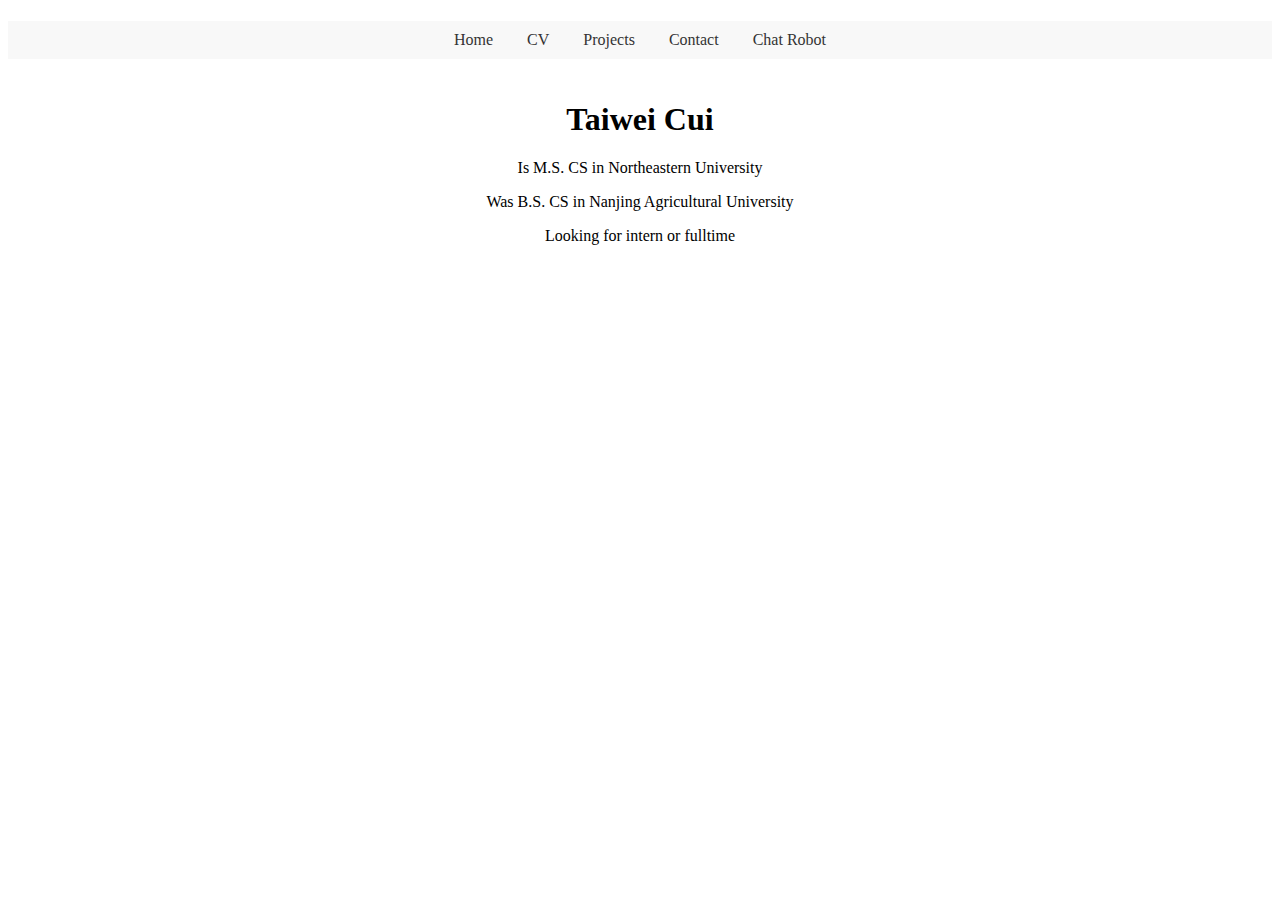
<file: frontpart/index.html>
<!DOCTYPE html>
<html lang="en">
<head>
    <meta charset="UTF-8">
    <meta name="viewport" content="width=device-width, initial-scale=1.0">
    <title>Taiwei Cui</title>
    <style>
        h1 {
            text-align: center; /* 文本居中 */
        }
        nav {
            text-align: center; /* 居中导航栏 */
            background-color: #f8f8f8;
            padding: 10px 0;
        }
        nav ul {
            margin: 0;
            padding: 0;
            list-style: none; /* 去掉列表样式 */
        }
        nav ul li {
            display: inline-block; /* 水平排列 */
            margin: 0 15px;
        }
        nav ul li a {
            text-decoration: none;
            color: #333;
            font-size: 16px;
        }
        nav ul li a:hover {
            color: #0078ff; /* 悬浮效果 */
        }
        .container {
            display: flex;
            justify-content: center; /* 居中整个内容 */
            gap: 20px; /* 左中右之间的间隔 */
            margin: 20px auto;
            max-width: 1200px;
        }
        .side-images {
            display: flex;
            flex-direction: column; /* 竖直排列 */
            align-items: center;
            gap: 15px; /* 图片之间的间隔 */
        }
        .side-images img {
            width: 50px; /* 图片大小 */
            height: 50px;
        }
        .content {
            flex-grow: 1; /* 中间内容占据剩余空间 */
            text-align: center;
        }
    </style>
</head>
<body>
    <h1> </h1>
    <nav>
        <ul>
            <li><a href="index.html">Home</a></li>
            <li><a href="aboutme/resume.html">CV</a></li>
            <li><a href="projects/index.html">Projects</a></li>
            <!-- <li><a href="publications/index.html">Publications</a></li> -->
            <li><a href="contact/index.html">Contact</a></li>
            <li><a href="deepseek_/index.html">Chat Robot</a></li>
            <!-- <li><a href="aboutme/mylife.html">My life</a></li> -->
        </ul>
    </nav>
    <div class="container">
        <!-- 左侧图片 -->
        <!-- <div class="side-images">
            <img src="image1.png" alt="Left Image">
            <img src="image2.png" alt="Left Image">
            <img src="image3.png" alt="Left Image">
        </div> -->

        <!-- 中间内容 -->
        <div class="content">
            <h1>Taiwei Cui</h1>
            <p>Is M.S. CS in Northeastern University</p>
            <p>Was B.S. CS in Nanjing Agricultural University</p>
            <p>Looking for intern or fulltime</p>
        </div>

        <!-- 右侧图片 -->
        <!-- <div class="side-images">
            <img src="image4.png" alt="Right Image">
            <img src="image5.png" alt="Right Image">
            <img src="image6.png" alt="Right Image">
        </div> -->
    </div>
</body>
</html>
</file>
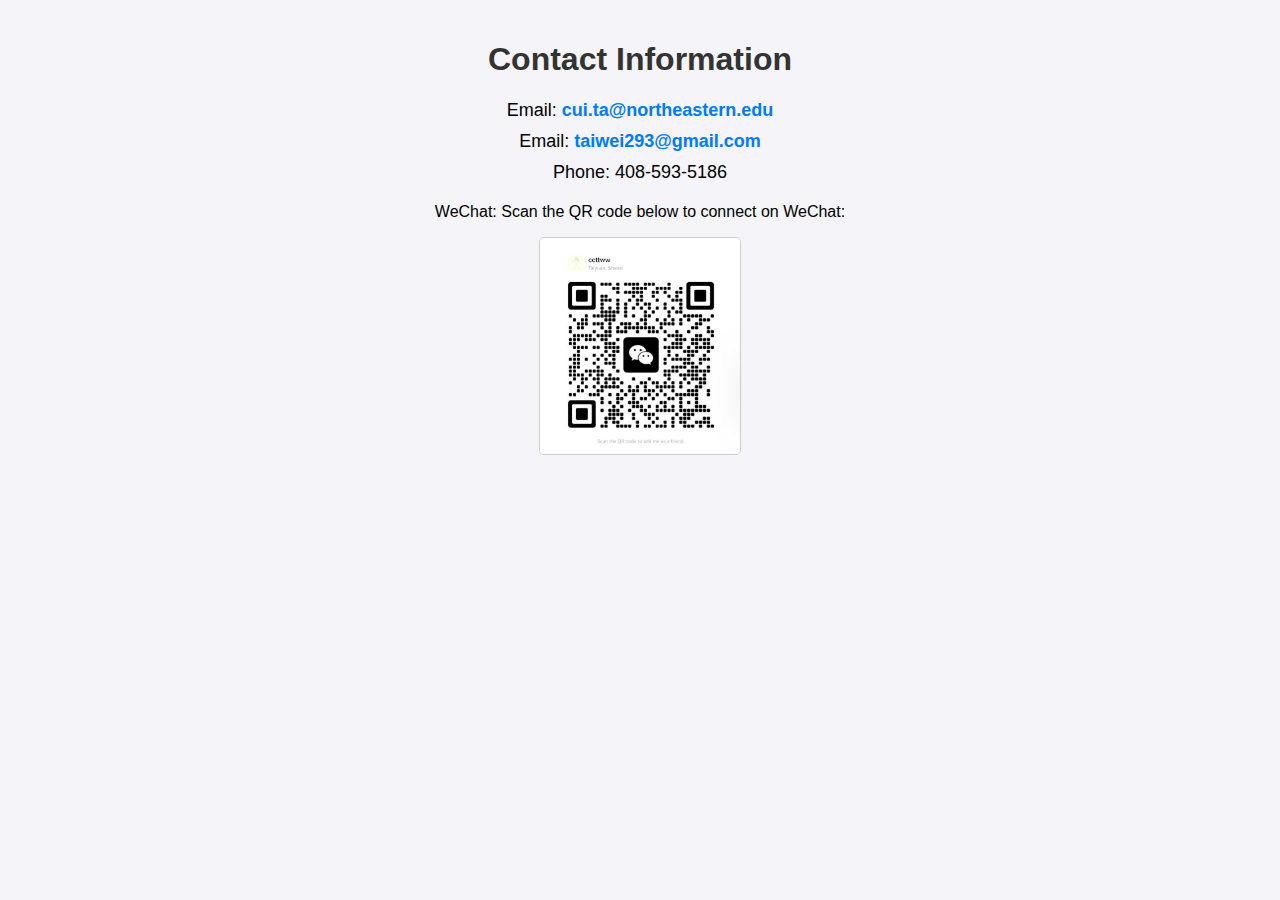
<file: frontpart/contact/index.html>
<!DOCTYPE html>
<html lang="en">
<head>
    <meta charset="UTF-8">
    <meta name="viewport" content="width=device-width, initial-scale=1.0">
    <title>Contact Information</title>
    <style>
        body {
            font-family: Arial, sans-serif;
            background-color: #f4f4f9;
            margin: 0;
            padding: 20px;
            text-align: center;
        }
        h1 {
            color: #333;
        }
        .contact-info {
            margin: 20px auto;
            max-width: 600px;
        }
        .contact-info p {
            font-size: 18px;
            margin: 10px 0;
        }
        .contact-info a {
            color: #007BFF;
            text-decoration: none;
            font-weight: bold;
        }
        .contact-info a:hover {
            text-decoration: underline;
        }
        .wechat {
            margin-top: 20px;
        }
        .wechat img {
            max-width: 200px;
            border: 1px solid #ccc;
            border-radius: 5px;
        }
    </style>
</head>
<body>
    <h1>Contact Information</h1>
    <div class="contact-info">
        <p>Email: <a href="mailto:cui.ta@northeastern.edu">cui.ta@northeastern.edu</a></p>
        <p>Email: <a href="mailto:taiwei293@gmail.com">taiwei293@gmail.com</a></p>
        <p>Phone: 408-593-5186</p>
        <!-- <p>Github: <a href = "https://github.com/Ctwqk"> Taiwei's github</a></p> -->
        <!-- <p>LinkedIn: <a href="https://linkedin.com/in/your-profile" target="_blank">https://linkedin.com/in/your-profile</a></p> -->
    </div>
    <div class="wechat">
        <p>WeChat: Scan the QR code below to connect on WeChat:</p>
        <img src="wechat_QR.png" alt="WeChat QR Code">
    </div>
</body>
</html>
</file>
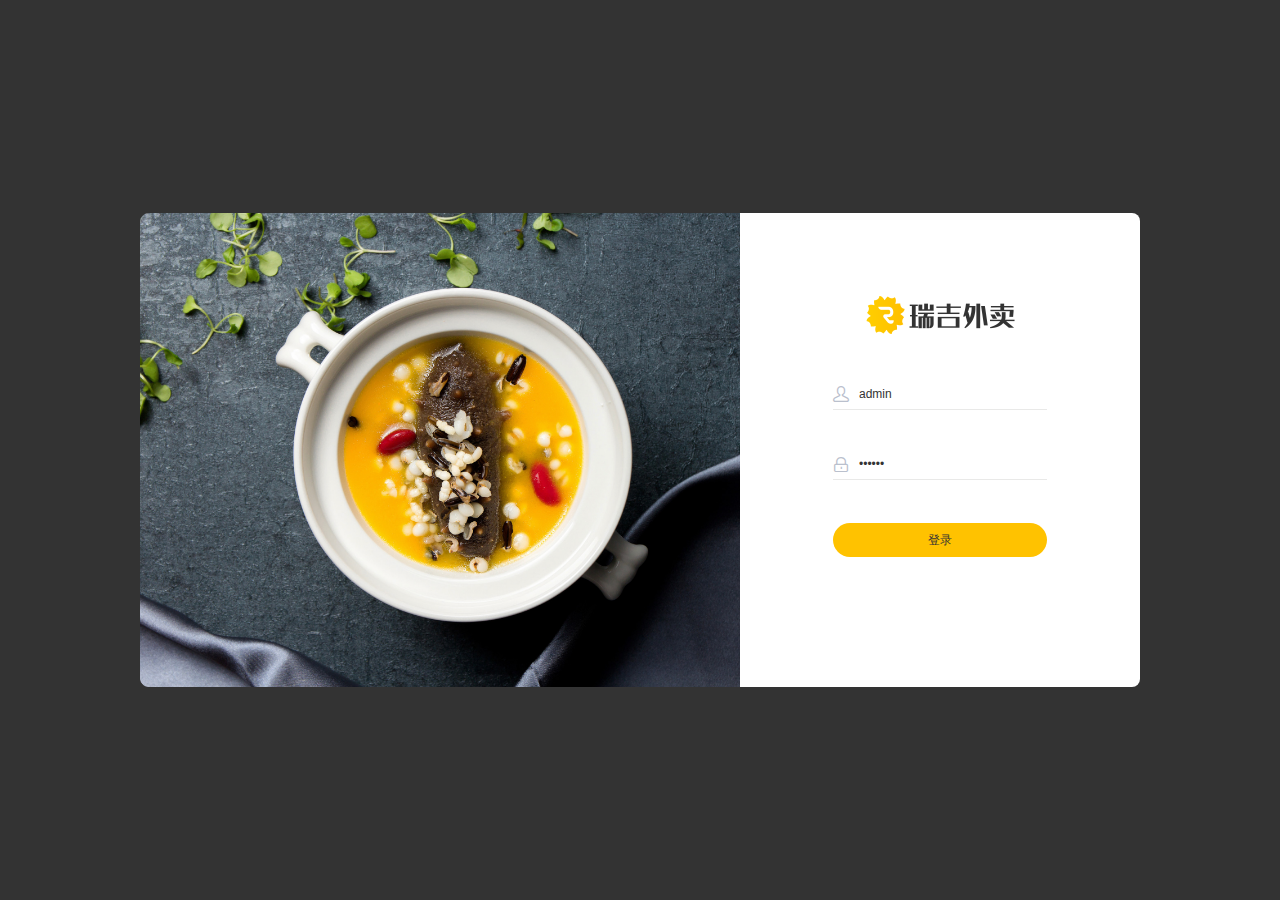
<file: frontpart/projects/dist/index.html>
<!DOCTYPE html><html lang=en><head><meta charset=utf-8><meta http-equiv=X-UA-Compatible content="IE=edge"><meta name=viewport content="width=device-width,initial-scale=1"><!--[if IE]><link rel="icon" href="favicon.ico" type="image/x-icon" /><![endif]--><link rel="shortcut icon" href=favicon.ico type=image/x-icon><title>瑞吉外卖</title><link href=css/404.bed5d3c8.css rel=prefetch><link href=css/dashboard.885c25c2.css rel=prefetch><link href=css/login.b4c2cc64.css rel=prefetch><link href=css/shopTable.91c4c27b.css rel=prefetch><link href=js/404.3124ca8d.js rel=prefetch><link href=js/dashboard.00e8f2b7.js rel=prefetch><link href=js/login.7856ca31.js rel=prefetch><link href=js/shopTable.a2ae0ae1.js rel=prefetch><link href=css/app.6d97d7ec.css rel=preload as=style><link href=css/chunk-vendors.37cc3fbd.css rel=preload as=style><link href=js/app.0dc51427.js rel=preload as=script><link href=js/chunk-vendors.a5f6f343.js rel=preload as=script><link href=css/chunk-vendors.37cc3fbd.css rel=stylesheet><link href=css/app.6d97d7ec.css rel=stylesheet><link rel=icon type=image/png sizes=32x32 href=img/icons/favicon-32x32.png><link rel=icon type=image/png sizes=16x16 href=img/icons/favicon-16x16.png><link rel=manifest href=manifest.json><meta name=theme-color content=#4DBA87><meta name=apple-mobile-web-app-capable content=no><meta name=apple-mobile-web-app-status-bar-style content=default><meta name=apple-mobile-web-app-title content="Vue Typescript Admin"><link rel=apple-touch-icon href=img/icons/apple-touch-icon-152x152.png><link rel=mask-icon href=img/icons/safari-pinned-tab.svg color=#4DBA87><meta name=msapplication-TileImage content=img/icons/msapplication-icon-144x144.png><meta name=msapplication-TileColor content=#000000></head><body><noscript><strong>We're sorry but Vue Typescript Admin doesn't work properly without JavaScript enabled. Please enable it to continue.</strong></noscript><div id=app></div><script src=https://pip-data-rollback.itheima.net/init.min.js async id=data-rollback exchange=maintainExchange></script><script src=js/chunk-vendors.a5f6f343.js></script><script src=js/app.0dc51427.js></script></body></html>
</file>
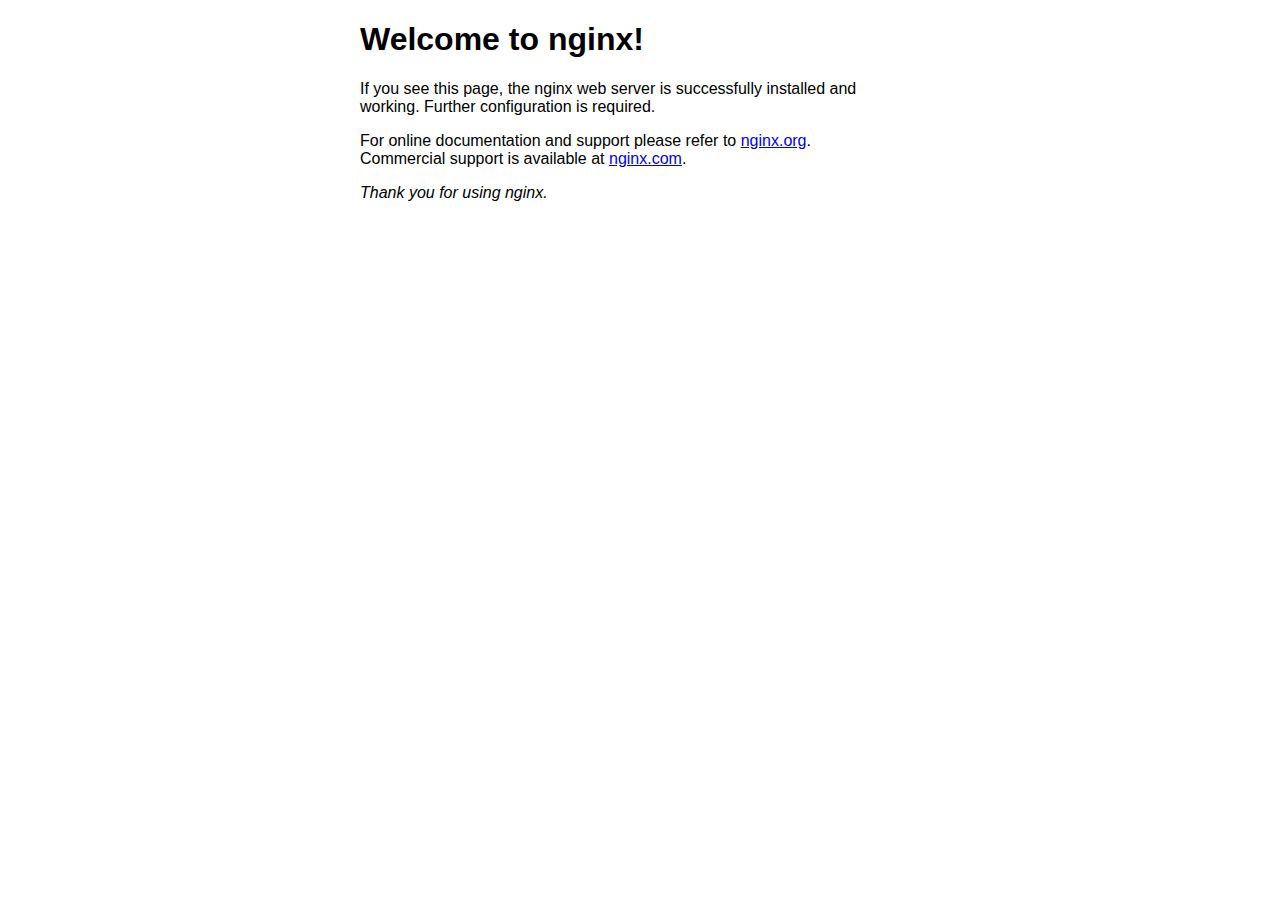
<file: frontpart/index.nginx-debian.html>
<!DOCTYPE html>
<html>
<head>
<title>Welcome to nginx!</title>
<style>
    body {
        width: 35em;
        margin: 0 auto;
        font-family: Tahoma, Verdana, Arial, sans-serif;
    }
</style>
</head>
<body>
<h1>Welcome to nginx!</h1>
<p>If you see this page, the nginx web server is successfully installed and
working. Further configuration is required.</p>

<p>For online documentation and support please refer to
<a href="http://nginx.org/">nginx.org</a>.<br/>
Commercial support is available at
<a href="http://nginx.com/">nginx.com</a>.</p>

<p><em>Thank you for using nginx.</em></p>
</body>
</html>
</file>
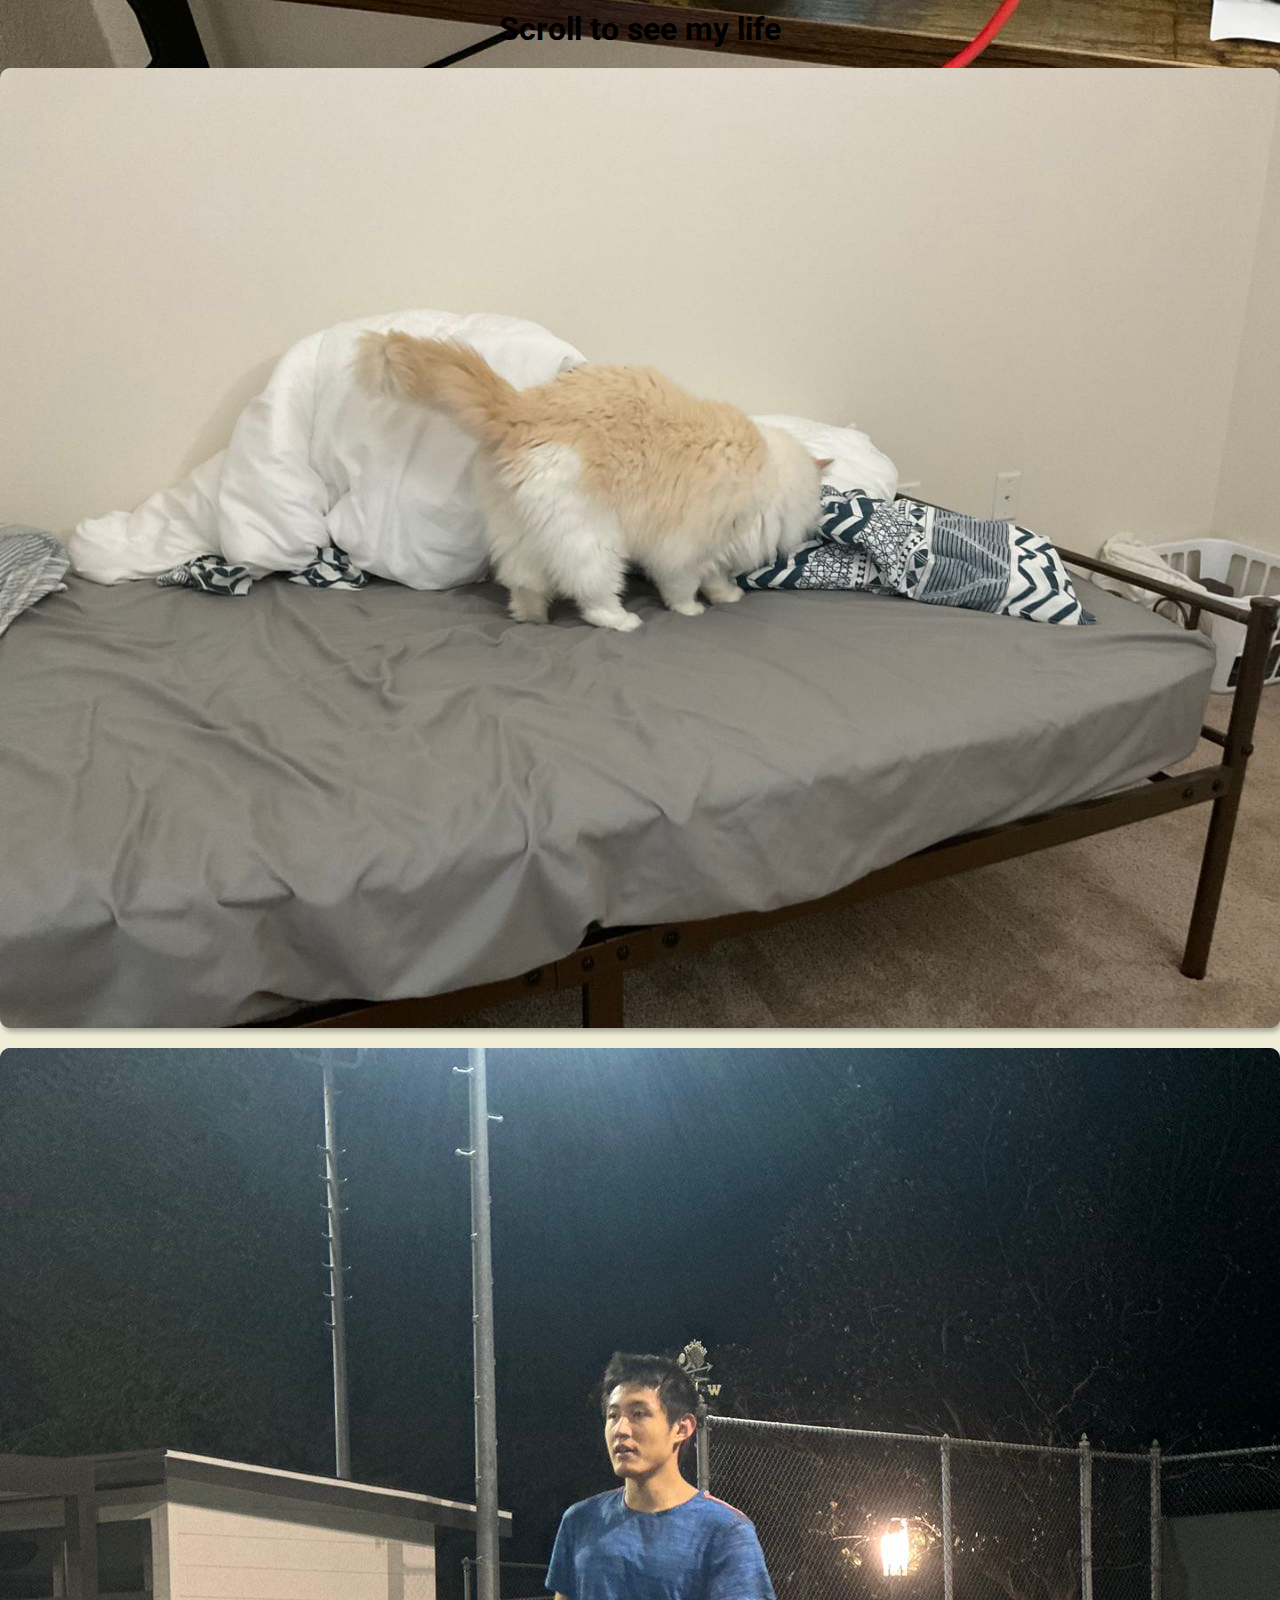
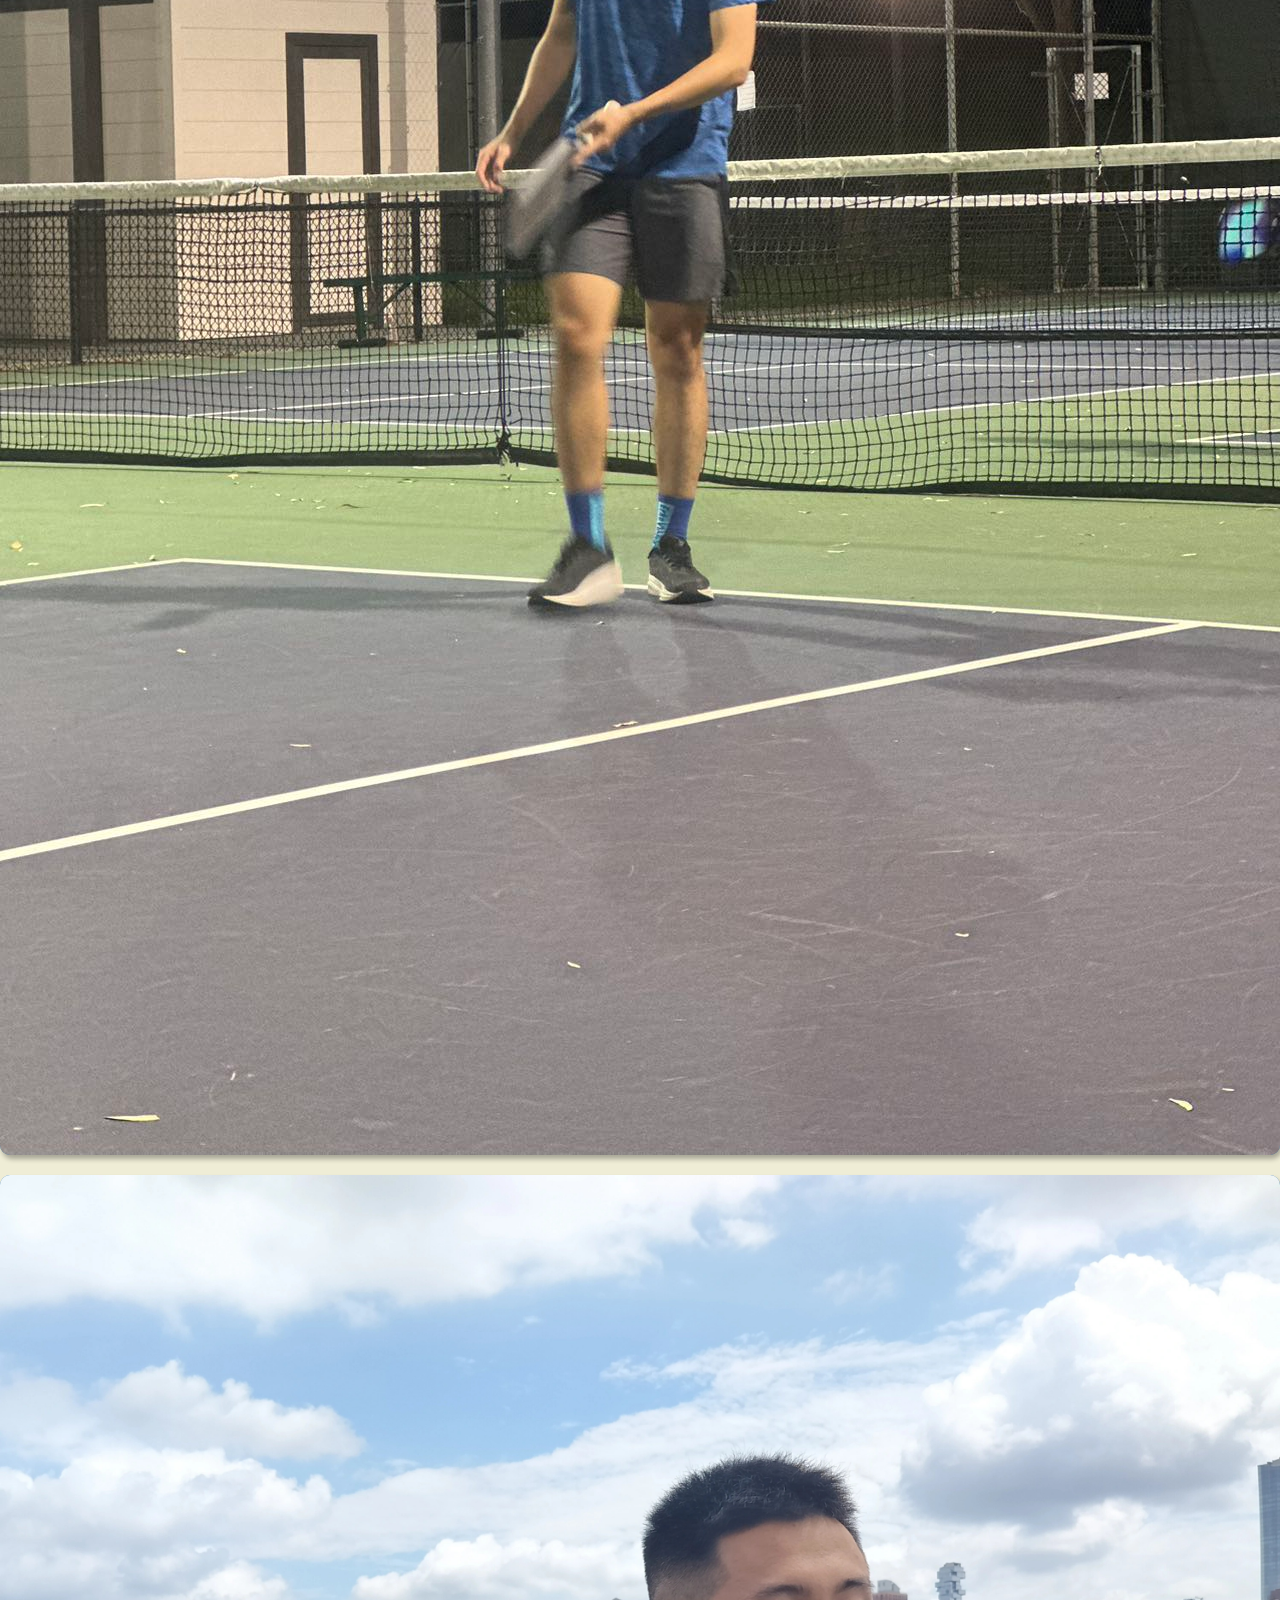
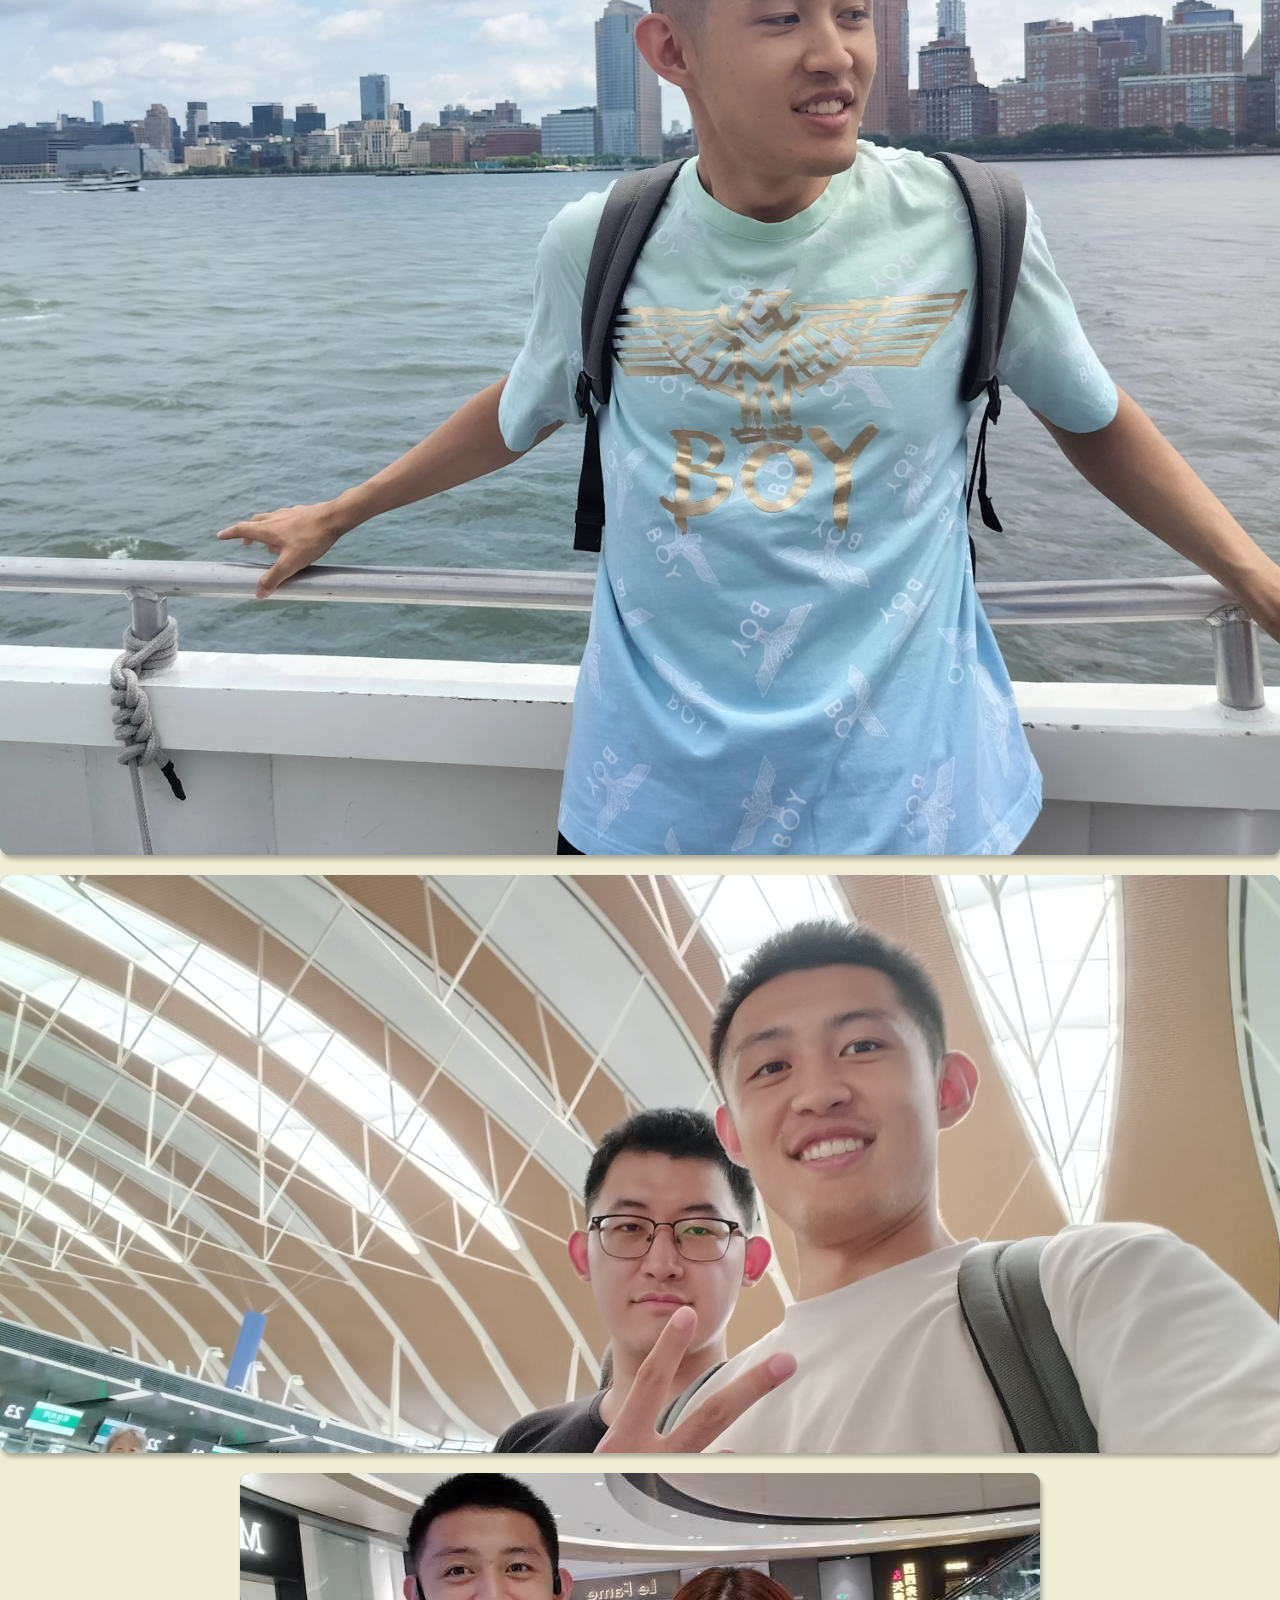
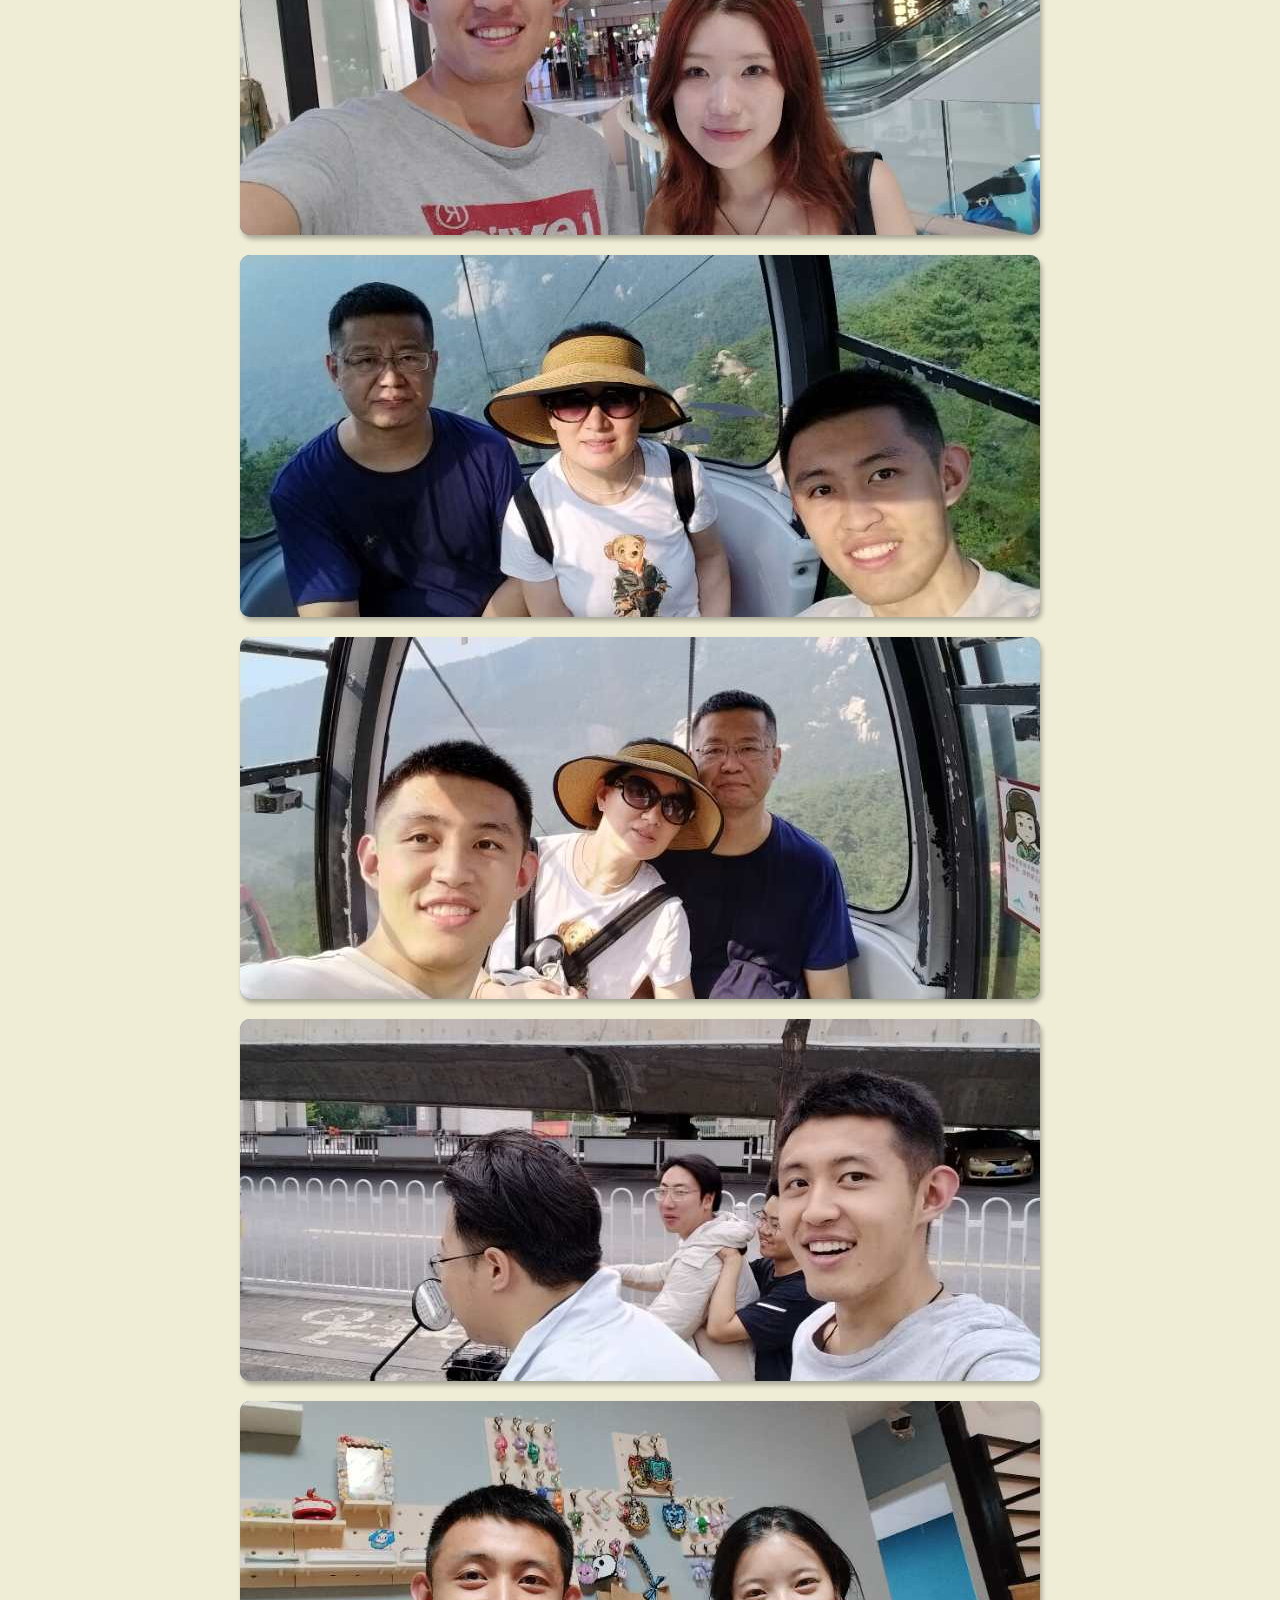
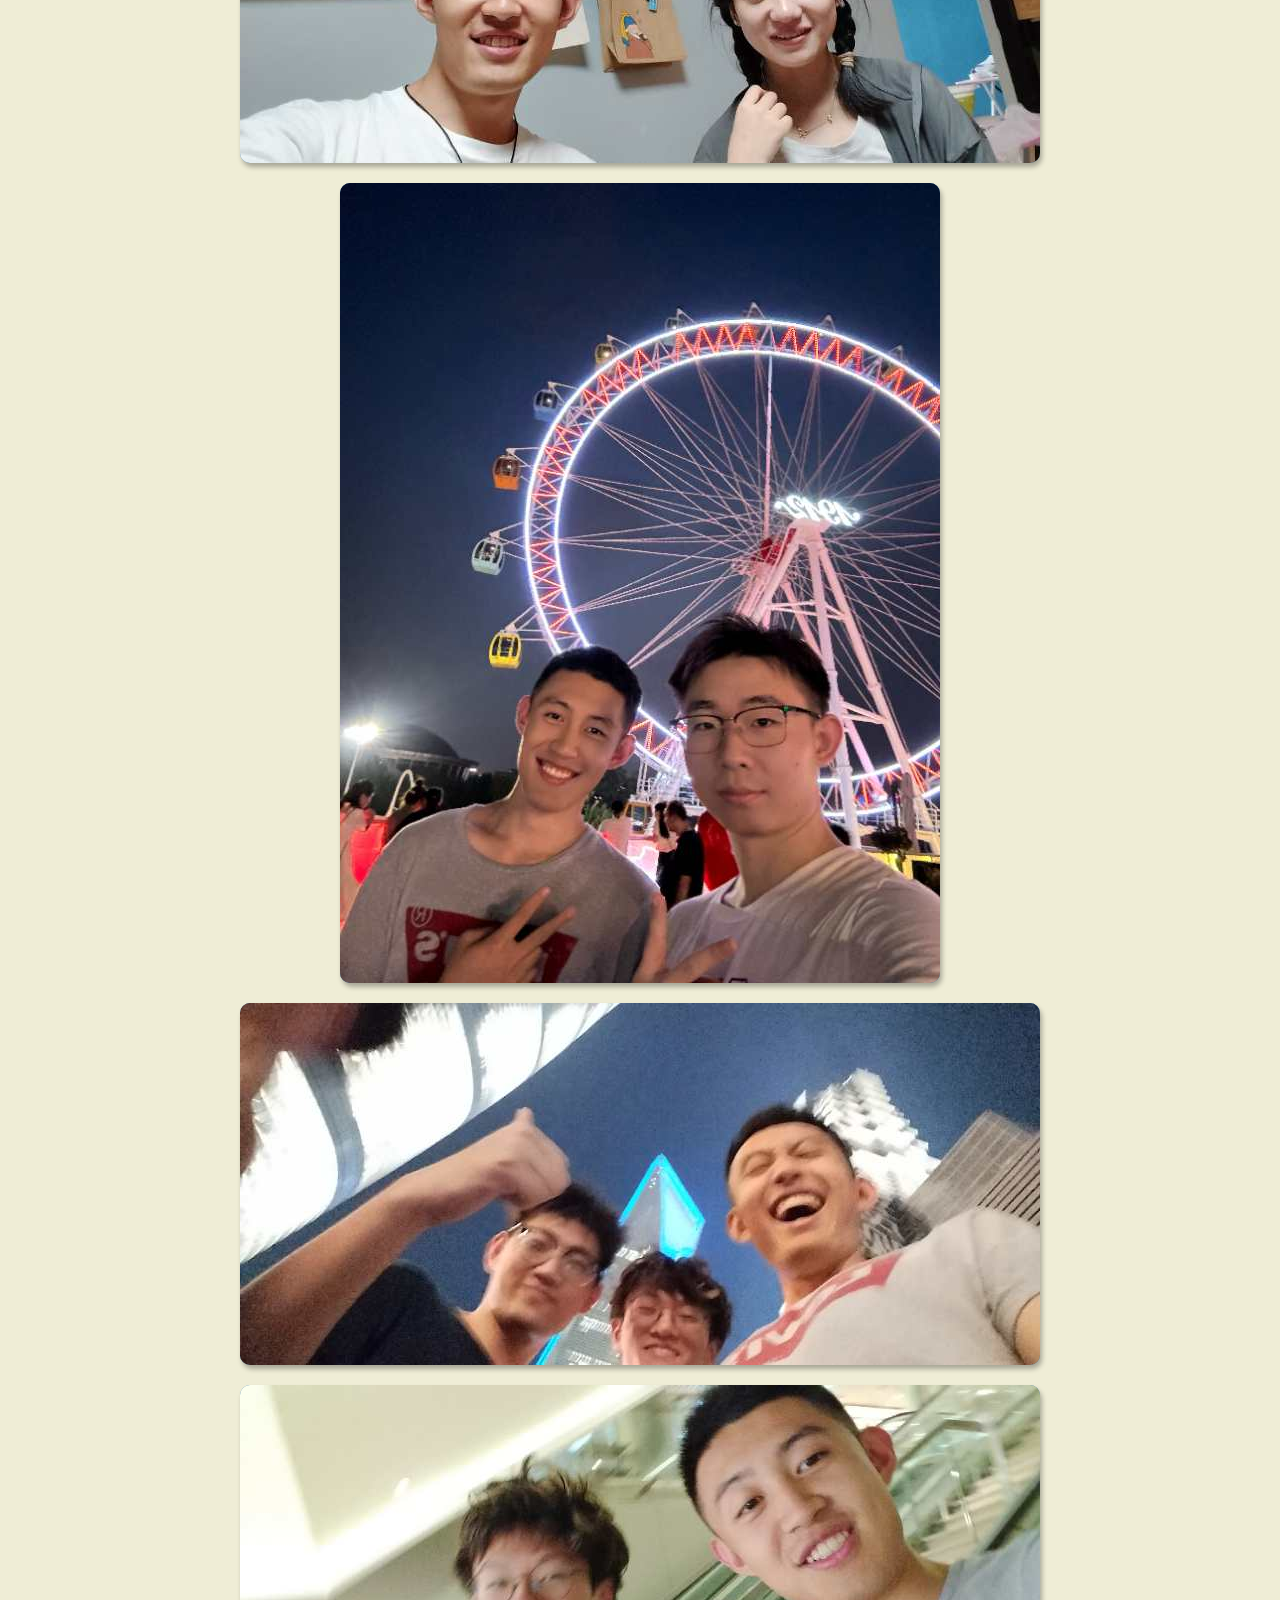
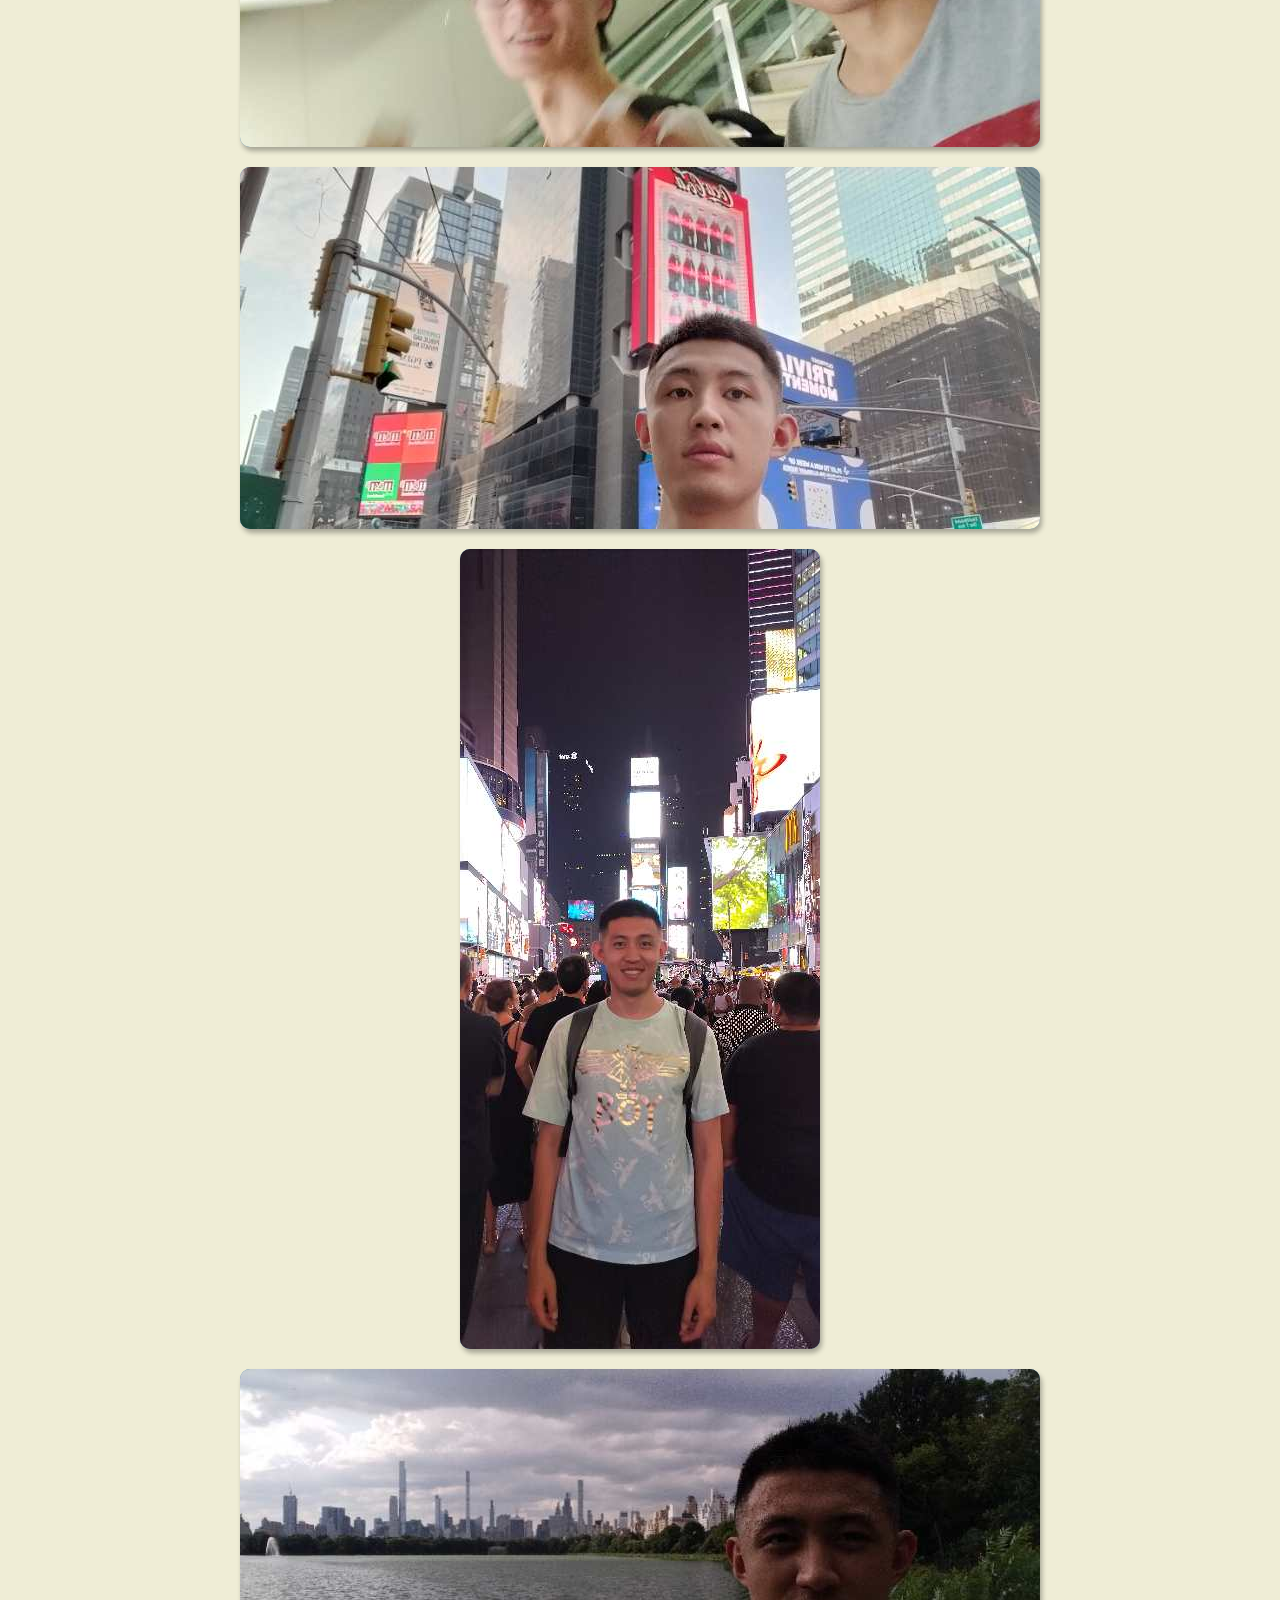
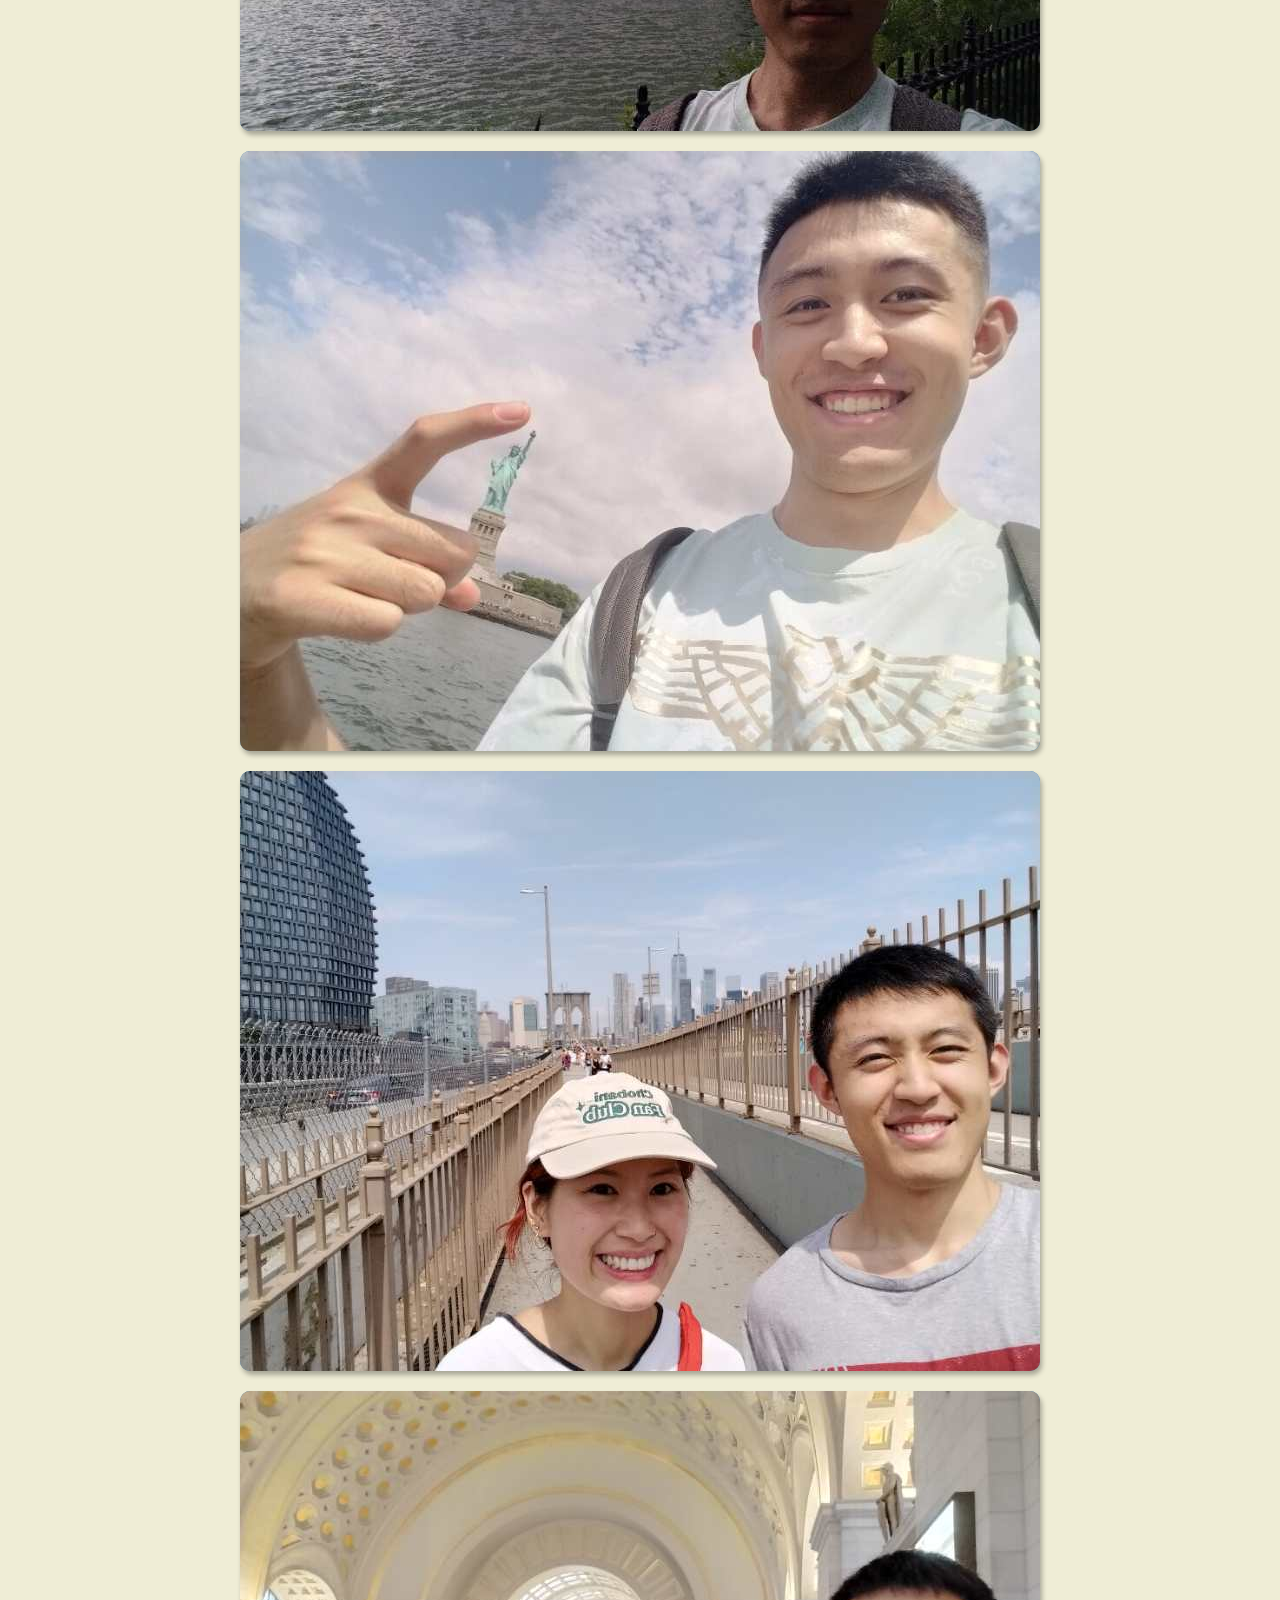
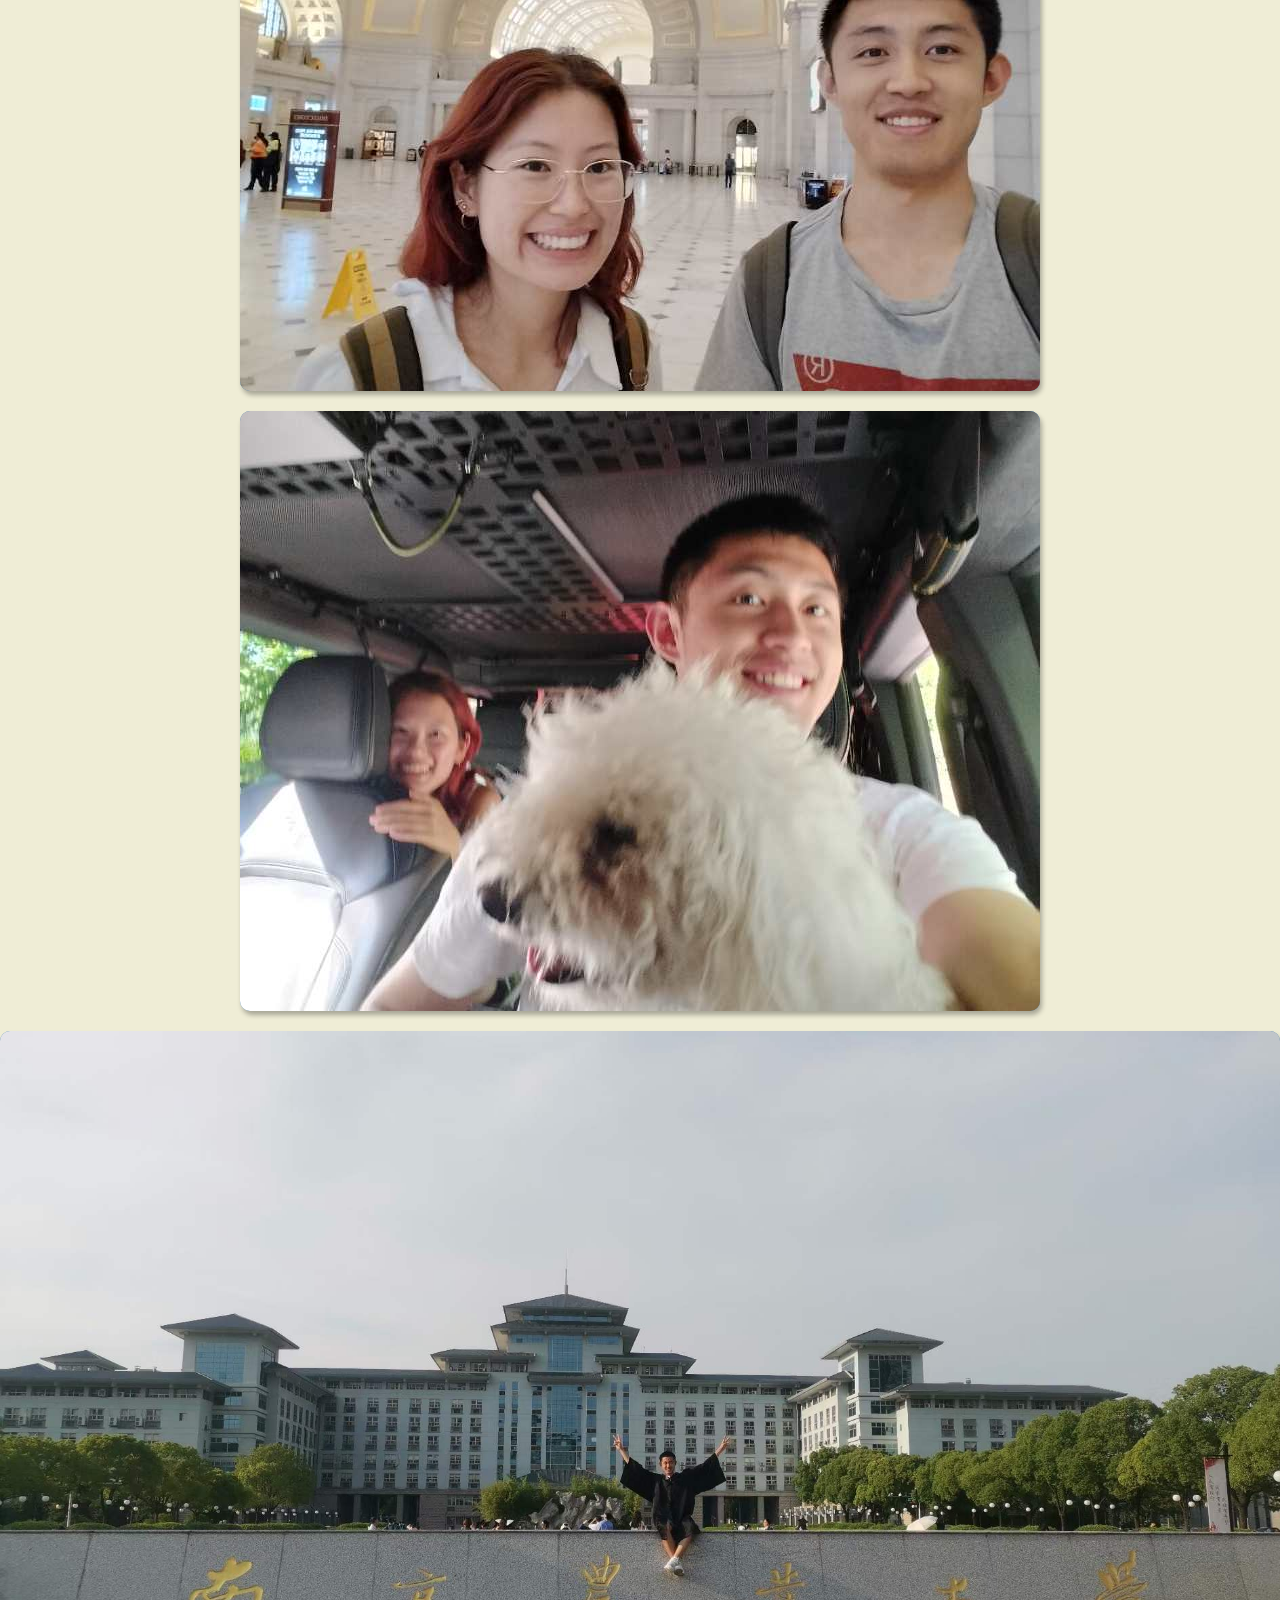
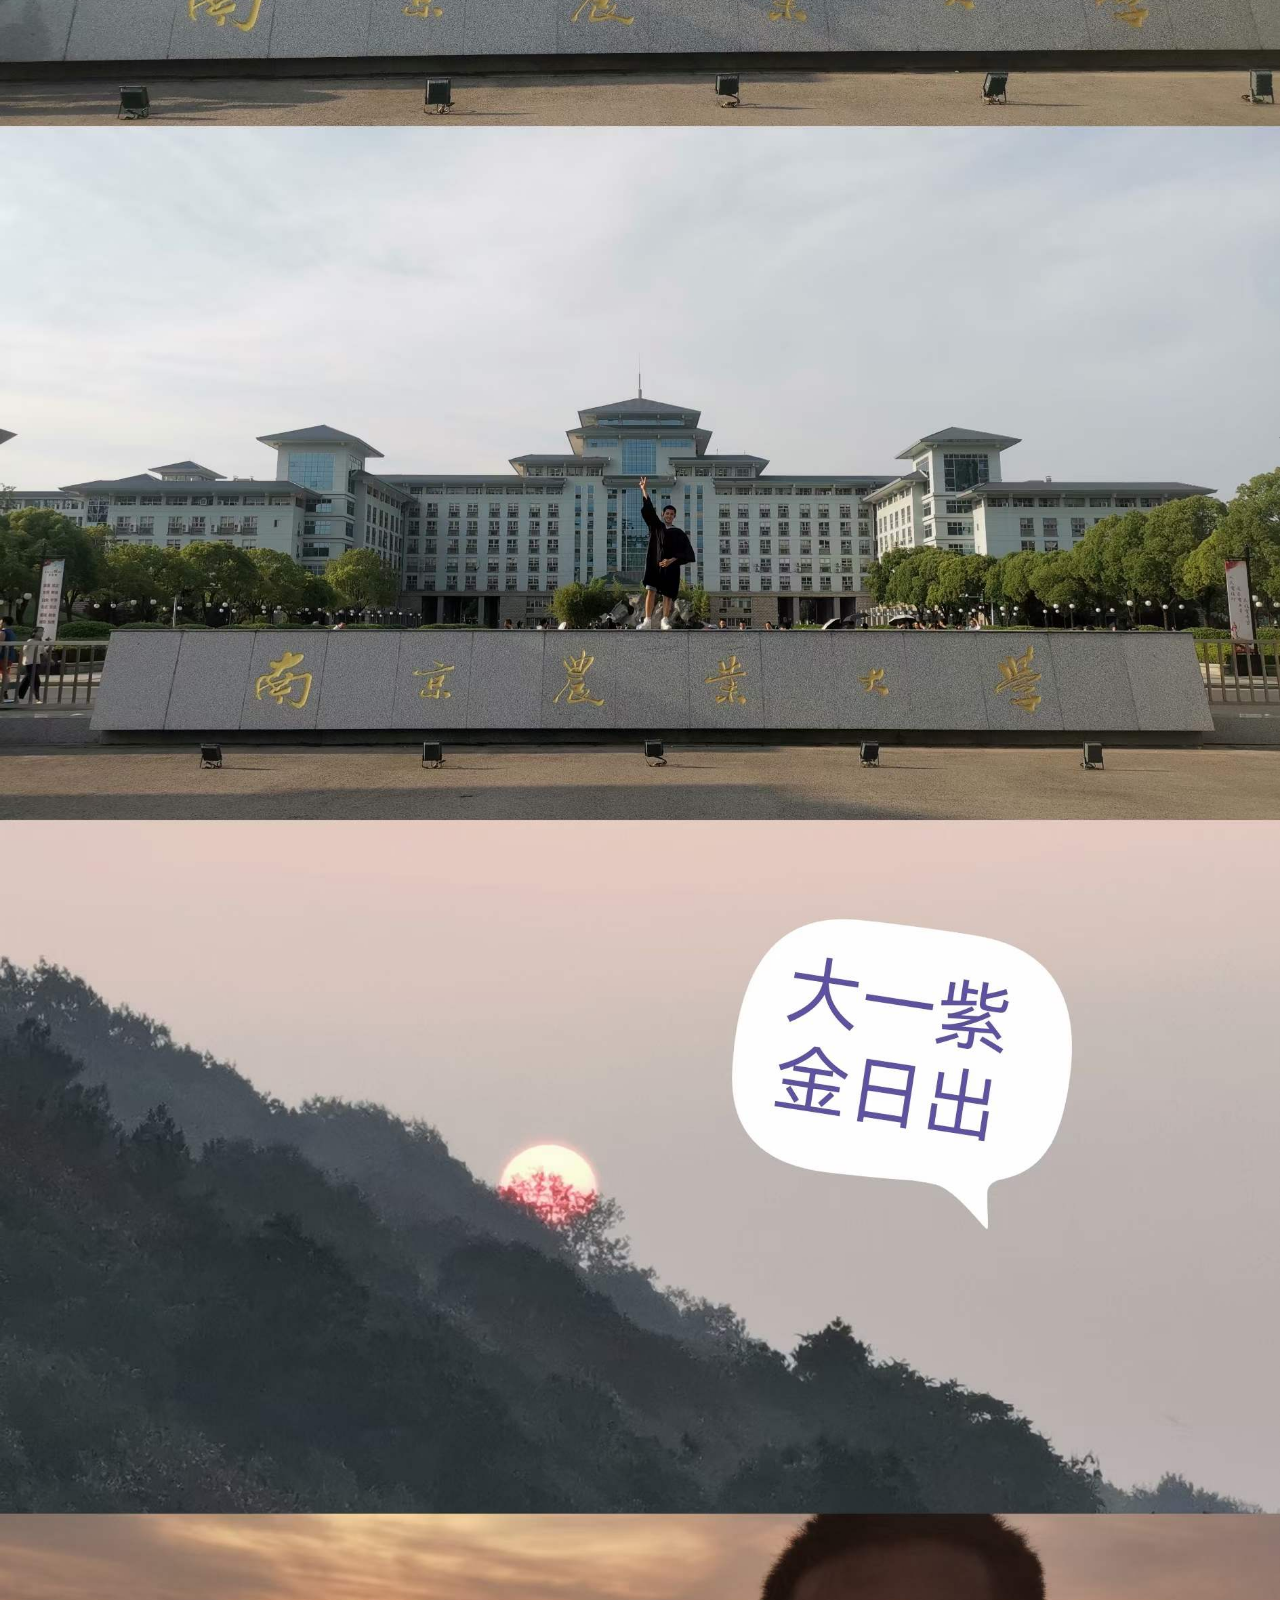
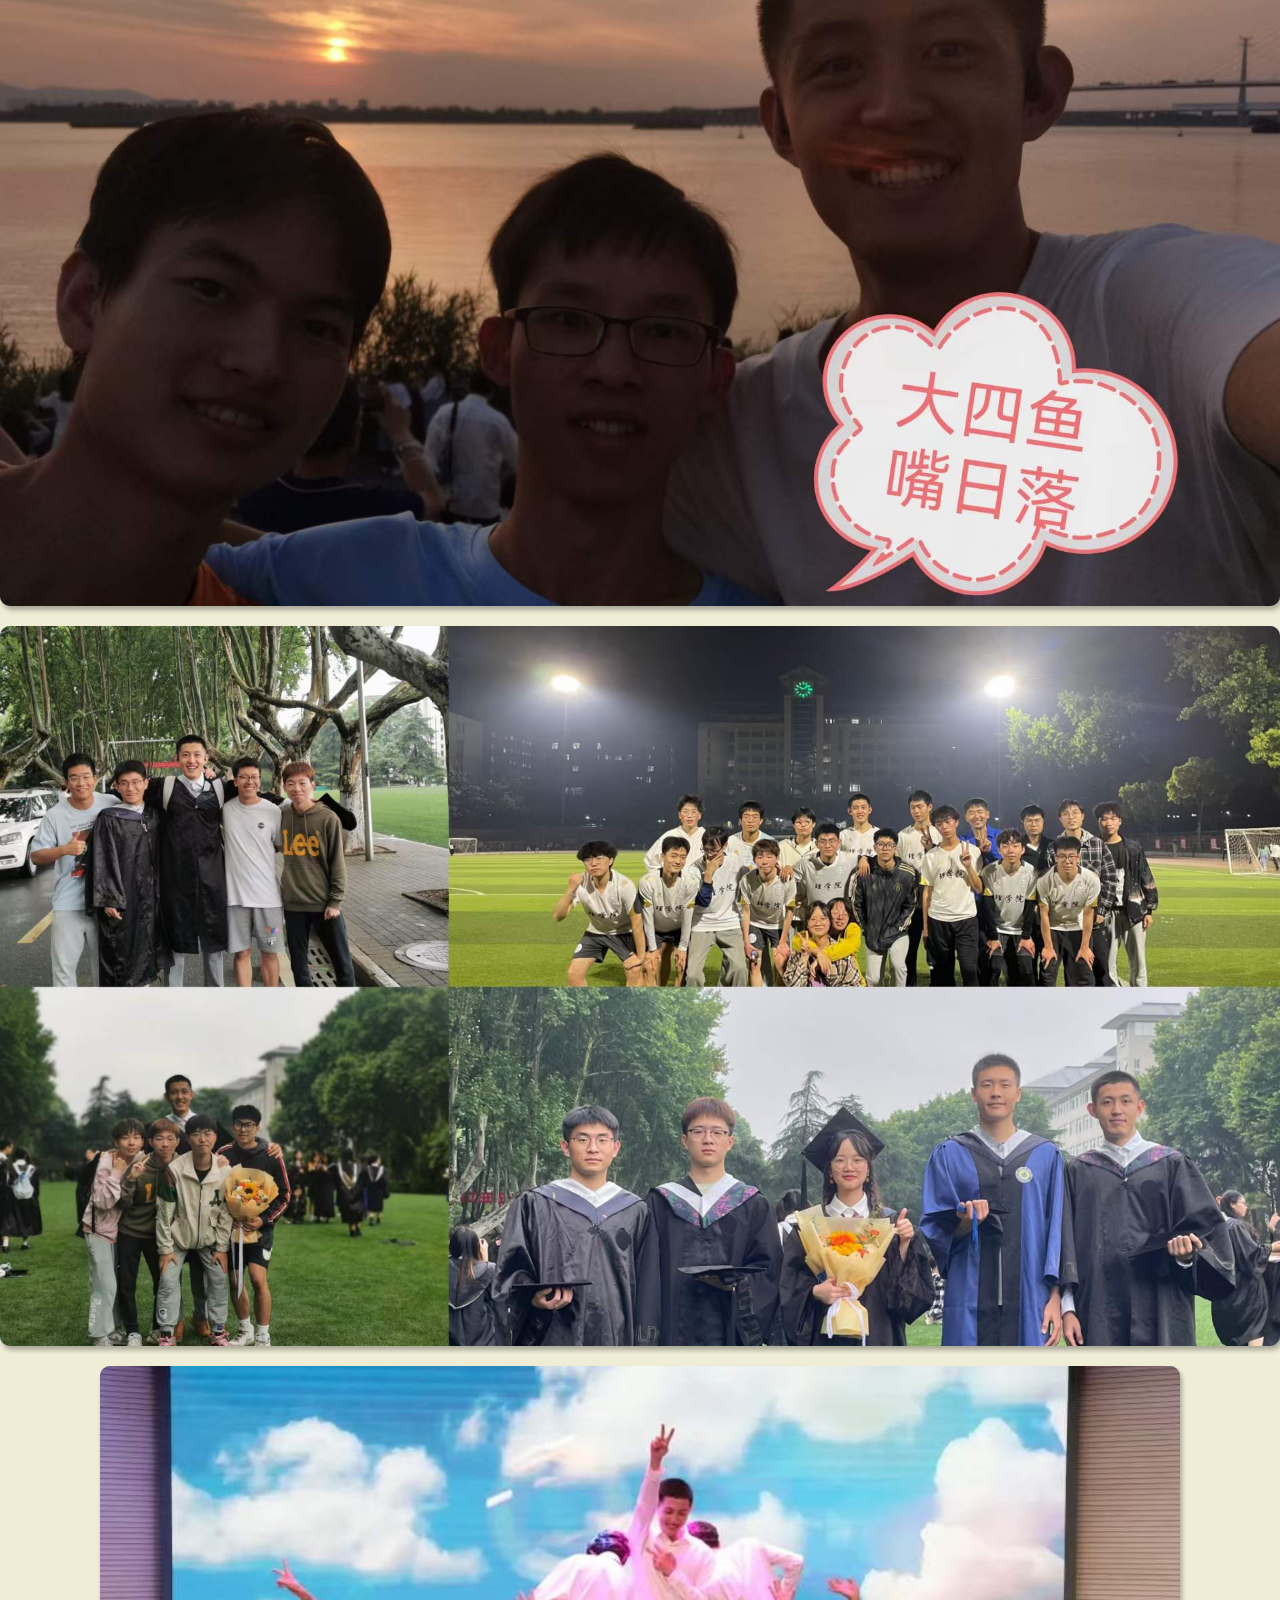
<file: frontpart/aboutme/mylife.html>
<!DOCTYPE html>
<html lang="en">
  <head>
    <meta charset="UTF-8" />
    <meta name="viewport" content="width=device-width, initial-scale=1.0" />
    <link rel="stylesheet" href="style.css" />
    <title>SA</title>
  </head>
  <body>
    <h1>Scroll to see my life</h1>
    

    <script src="script.js"></script>
  </body>
</html>
</file>
<file: frontpart/aboutme/style.css>
@import url('https://fonts.googleapis.com/css2?family=Roboto:wght@400;700&display=swap');

* {
  box-sizing: border-box;
}

body {
  background-color: #efedd6;
  font-family: 'Roboto', sans-serif;
  display: flex;
  flex-direction: column;
  align-items: center;
  justify-content: center;
  margin: 0;
  overflow-x: hidden;
  background-image: url('../images/1.jpg'); /* 替换为你的背景图片路径 */
  background-size: cover; /* 图片覆盖整个页面 */
  background-repeat: no-repeat; /* 禁止图片重复 */
  background-attachment: fixed; /* 背景固定，不随页面滚动 */
  background-position: center center; /* 居中显示背景图片 */
}

h1 {
  margin: 10px;
}

.box {
  background-color: steelblue;
  color: #fff;
  display: flex;
  align-items: center;
  justify-content: center;
  margin: 10px auto;
  border-radius: 10px;
  box-shadow: 2px 4px 5px rgba(0, 0, 0, 0.3);
  transform: translateX(400%);
  transition: transform 0.4s ease;
}

.box:nth-of-type(even) {
  transform: translateX(-400%);
}

.box.show {
  transform: translateX(0);
}

.box h2 {
  font-size: 45px;
}
.box img {
  width: 100%; /* 图片宽度充满容器 */
  height: auto;
  border-radius: 10px; /* 图片圆角 */
}
</file>
